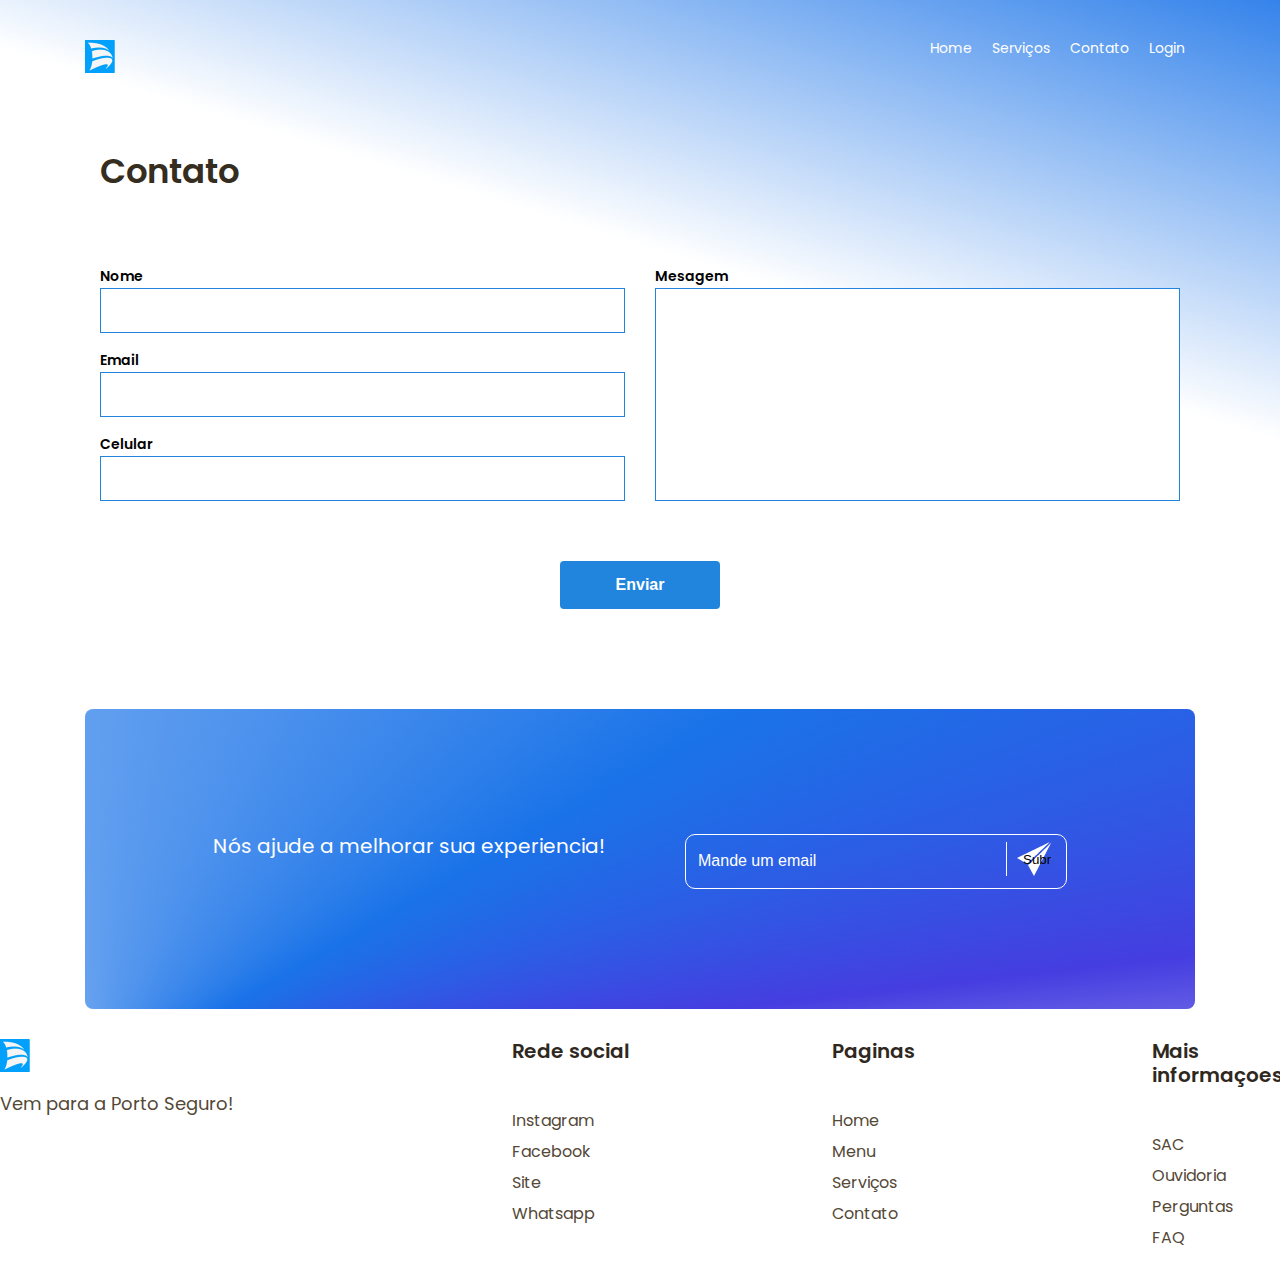
<file: Entrega-Challenge-1TDSPG-main/contact.html>
<!DOCTYPE html>
<html lang="pt-br" dir="ltr">
  <head>
    <meta charset="utf-8">
    <title>Porto Seguro</title>
    <link rel="sheet" href="css/swiper.min.css">
    <link rel="stylesheet" href="css/styles.css">
    <link rel="stylesheet" href="css/styles-contact.css">
    <link rel="stylesheet" href="css/responsivo.css">
    <link href="https://fonts.googleapis.com/css2?family=Poppins:wght@300;400;500;600;700&display=swap" rel="stylesheet">

    
  </head>
  <body>
    <main class="apresentacao">
      <div class="center">
        <a href="index.html" class="logo">
          <i class="logomarca"></i>
        </a>
        <div class="">
          <a href="#" id="menu-mobile">
            <span></span>
            <span></span>
            <span></span>
          </a>
        </div>
        <nav class="menu" id="menu">
          <ul>
            <li class="menu__li">
              <a href="index.html" class="menu__link">Home</a>
            </li>
            <li class="menu__li">
              <a href="news.html" class="menu__link">Serviços</a>
            </li>
            <li class="menu__li">
              <a href="contact.html" class="menu__link">Contato</a>
              <li class="menu__li">
              <a href="./login.html" class="menu__link">Login</a>
            </li>
          </ul>
        </nav>
        <div class="clear"></div>
      </div>

      <section class="section-top-margin">
        <div class="center">
          <header class="p-15">
            <h2 class="title align-left">Contato</h2>
          </header>
          <form class="form-contact">
            <div class="col col--5 col--mobile-1">
              <div class="p-15">
                <div class="item-form mb-20">
                  <span class="input-title">Nome</span>
                  <div class="input-item">
                    <div class="input-item__box">
                      <input type="text" name="Name" placeholder="Digite seu nome" class="input-item__input">
                    </div>
                  </div>
                </div>
                <div class="item-form mb-20">
                  <span class="input-title">Email</span>
                  <div class="input-item">
                    <div class="input-item__box">
                      <input type="text" name="Email" placeholder=" Digite seu Email" class="input-item__input">
                    </div>
                  </div>
                </div>
                <div class="item-form mb-20">
                  <span class="input-title">Celular</span>
                  <div class="input-item">
                    <div class="input-item__box">
                      <input type="text" name="number" placeholder="(xx) xxxxx-xxxx" class="input-item__input">
                    </div>
                  </div>
                </div>
              </div>

            </div>
            <div class="col col--5 col--mobile-1">
              <div class="p-15">
                <div class="item-form mb-20">
                  <span class="input-title">Mesagem</span>
                  <div class="input-item">
                    <div class="input-item__box">
                    <textarea name="name" rows="8" cols="80"  class="input-item__textarea"></textarea>
                    </div>
                  </div>
                </div>
              </div>
            </div>
            <div class="clear"></div>
            <div class="tac mt-40">
              <button type="submit" class="bt-red mh-160">Enviar</button>
            </div>
          </form>
        </div>
      </section>

      <section class="newsletter">
        <div class="center">
          <div class="newsletter__box">
            <div class="newsletter__wrapper">
              <div class="newsletter__content">
                <span class="newsletter__text">Nós ajude a melhorar
                  sua experiencia!</span>
                <form action="#" method="post" class="newsletter__form">
                  <div class="newsletter__box-input">
                    <div class="newsletter__input-box">
                      <input type="text" name="Email" class="newsletter__input" placeholder="Mande um email">
                    </div>
                  </div>
                  <div class="newsletter__box-submit">
                    <input class="newsletter__submit" type="submit" name="Text" >
                  </div>
                </form>
                <div class="clear"></div>
              </div>
            </div>
          </div>
        </div>
      </section>
      <footer class="footer">
          <div class="footer__box">
            <i class="logomarca"></i>
            <p class="footer__descricao">Vem para a Porto Seguro!</p>
          </div>

          <nav class="footer__links">
            <strong class="footer__titulo">Rede social</strong>
            <ul>
              <li class="footer__menu-item"><a  href="https://www.instagram.com/porto/" class="footer__link">Instagram</a></li>
              <li class="footer__menu-item"><a href="https://www.facebook.com/portoseguro/" class="footer__link">Facebook</a></li>
              <li class="footer__menu-item"><a href="https://www.portoseguro.com.br/" class="footer__link">Site</a></li>
              <li class="footer__menu-item"><a href="https://api.whatsapp.com/send?1=pt_BR&phone=551130039303&text=Oi,%20Porto%20Seguro%20!"  class="footer__link">Whatsapp</a></li>
            </ul>
          </nav>
          <nav class="footer__pages">
            <strong class="footer__titulo">Paginas</strong>
            <ul>
              <li class="footer__menu-item"><a href="./index.html" class="footer__link">Home</a></li>
              <li class="footer__menu-item"><a href="./news-detail.html" class="footer__link">Menu</a></li>
              <li class="footer__menu-item"><a href="./news.html" class="footer__link">Serviços</a></li>
              <li class="footer__menu-item"><a href="./contact.html" class="footer__link">Contato</a></li>
            </ul>
          </nav>
          <nav class="footer__legal">
            <strong class="footer__titulo">Mais informaçoes</strong>
            <ul>
              <li class="footer__menu-item"><a href="#" class="footer__link">SAC</a></li>
              <li class="footer__menu-item"><a href="#" class="footer__link">Ouvidoria</a></li>
              <li class="footer__menu-item"><a href="#" class="footer__link">Perguntas</a></li>
              <li class="footer__menu-item"><a href="#" class="footer__link">FAQ</a></li>
            </ul>
          </nav>
      </footer>

    </main>


<script type="text/javascript" src="js/menu.js"></script>
  </body>
</html>
</file>
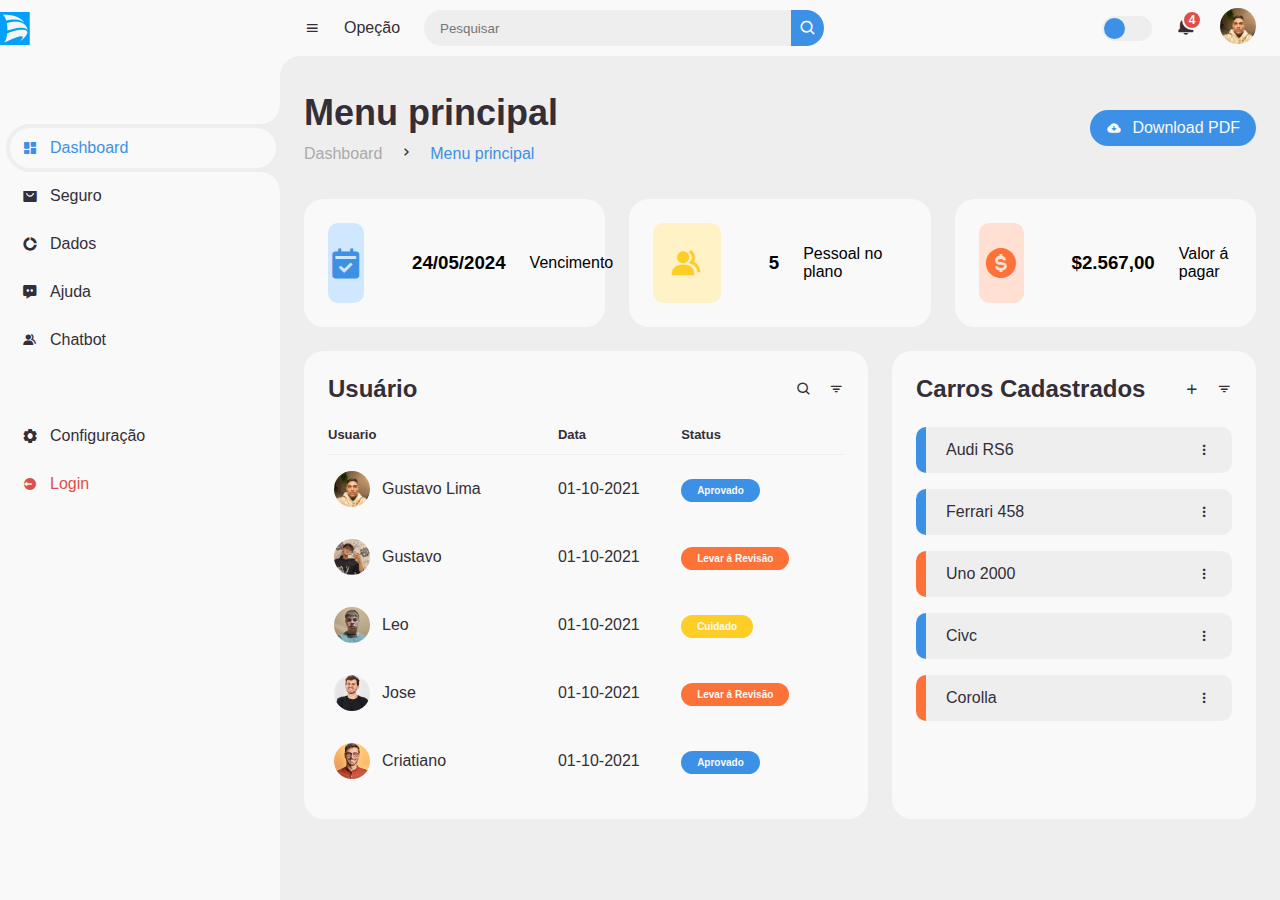
<file: Entrega-Challenge-1TDSPG-main/dashboard.html>
<!DOCTYPE html>
<html lang="pt-br" dir="ltr">
<head>
	<meta charset="UTF-8">
	<meta name="viewport" content="width=device-width, initial-scale=1.0">

	<link href='https://unpkg.com/boxicons@2.0.9/css/boxicons.min.css' rel='stylesheet'>

	<link rel="stylesheet" href="./css/dashboard.css">

	<title>Porto Seguro</title>
</head>
<body>


	<section id="sidebar">
		<a href="./index.html" class="brand">
	
			<img src="./imagens/logo-porto33.png" alt="Logo">
		</a>
		<ul class="side-menu top">
			<li class="active">
				<a href="#">
					<i class='bx bxs-dashboard' ></i>
					<span class="text">Dashboard</span>
				</a>
			</li>
			<li>
				<a href="./news.html">
					<i class='bx bxs-shopping-bag-alt' ></i>
					<span class="text">Seguro</span>
				</a>
			</li>
			<li>
				<a href="./dashboard.html">
					<i class='bx bxs-doughnut-chart' ></i>
					<span class="text">Dados</span>
				</a>
			</li>
			<li>
				<a href="./contact.html">
					<i class='bx bxs-message-dots' ></i>
					<span class="text">Ajuda</span>
				</a>
			</li>
			<li>
				<a href="./contact.html">
					<i class='bx bxs-group' ></i>
					<span class="text">Chatbot</span>
				</a>
			</li>
		</ul>
		<ul class="side-menu">
			<li>
				<a href="#">
					<i class='bx bxs-cog' ></i>
					<span class="text">Configuração</span>
				</a>
			</li>
			<li>
				<a href="./login.html" class="logout">
					<i class='bx bxs-log-out-circle' ></i>
					<span class="text">Login</span>
				</a>
			</li>
		</ul>
	</section>
	
	<section id="content">
	
		<nav>
			<i class='bx bx-menu' ></i>
			<a href="#" class="nav-link">Opeção</a>
			<form action="#">
				<div class="form-input">
					<input type="search" placeholder="Pesquisar">
					<button type="submit" class="search-btn"><i class='bx bx-search' ></i></button>
				</div>
			</form>
			<input type="checkbox" id="switch-mode" hidden>
			<label for="switch-mode" class="switch-mode"></label>
			<a href="#" class="notification">
				<i class='bx bxs-bell' ></i>
				<span class="num">4</span>
			</a>
			<a href="#" class="profile">
				<img src="./imagens/gustavo.png" alt="Ceo gustavo">
			</a>
		</nav>
		
		<main>
			<div class="head-title">
				<div class="left">
					<h1>Menu principal</h1>
					<ul class="breadcrumb">
						<li>
							<a href="./dashboard.html">Dashboard</a>
						</li>
						<li><i class='bx bx-chevron-right' ></i></li>
						<li>
							<a class="active" href="./dashboard.html">Menu principal</a>
						</li>
					</ul>
				</div>
				<a href="#" class="btn-download">
					<i class='bx bxs-cloud-download' ></i>
					<span class="text">Download PDF</span>
				</a>
			</div>

			<ul class="box-info">
				<li>
					<i class='bx bxs-calendar-check' ></i>
					<span class="text"></span>
						<h3>24/05/2024</h3>
						<p>Vencimento</p>
					
				</li>
				<li>
					<i class='bx bxs-group' ></i>
					<span class="text"></span>
						<h3>5</h3>
						<p>Pessoal no plano</p>
				</li>
				<li>
					<i class='bx bxs-dollar-circle' ></i>
					<span class="text"></span>
						<h3>$2.567,00</h3>
						<p>Valor á pagar</p>
					
				</li>
			</ul>


			<div class="table-data">
				<div class="order">
					<div class="head">
						<h3>Usuário</h3>
						<i class='bx bx-search' ></i>
						<i class='bx bx-filter' ></i>
					</div>
					<table>
						<thead>
							<tr>
								<th>Usuario</th>
								<th>Data</th>
								<th>Status</th>
							</tr>
						</thead>
						<tbody>
							<tr>
								<td>
									<img src="./imagens/gustavo.png" alt="Ceo Ia Gustavo">
									<p>Gustavo Lima</p>
								</td>
								<td>01-10-2021</td>
								<td><span class="status completed">Aprovado</span></td>
							</tr>
							<tr>
								<td>
									<img src="./imagens/gu-g.png" alt="Ceo Gustavo">
									<p>Gustavo</p>
								</td>
								<td>01-10-2021</td>
								<td><span class="status pending">Levar á Revisão</span></td>
							</tr>
							<tr>
								<td>
									<img src="./imagens/leo.png" alt="Ceo Leo">
									<p>Leo</p>
								</td>
								<td>01-10-2021</td>
								<td><span class="status process">Cuidado</span></td>
							</tr>
							<tr>
								<td>
									<img src="./imagens/jose.png" alt="Imagem do jose">
									<p>Jose</p>
								</td>
								<td>01-10-2021</td>
								<td><span class="status pending">Levar á Revisão</span></td>
							</tr>
							<tr>
								<td>
									<img src="./imagens/cristiano.png" alt="imagen cristiano">
									<p>Criatiano</p>
								</td>
								<td>01-10-2021</td>
								<td><span class="status completed">Aprovado</span></td>
							</tr>
						</tbody>
					</table>
				</div>
				<div class="todo">
					<div class="head">
						<h3>Carros Cadastrados</h3>
						<i class='bx bx-plus' ></i>
						<i class='bx bx-filter' ></i>
					</div>
					<ul class="todo-list">
						<li class="completed">
							<p>Audi RS6</p>
							<i class='bx bx-dots-vertical-rounded' ></i>
						</li>
						<li class="completed">
							<p>Ferrari 458</p>
							<i class='bx bx-dots-vertical-rounded' ></i>
						</li>
						<li class="not-completed">
							<p>Uno 2000</p>
							<i class='bx bx-dots-vertical-rounded' ></i>
						</li>
						<li class="completed">
							<p>Civc</p>
							<i class='bx bx-dots-vertical-rounded' ></i>
						</li>
						<li class="not-completed">
							<p>Corolla</p>
							<i class='bx bx-dots-vertical-rounded' ></i>
						</li>
					</ul>
				</div>
			</div>
		</main>
	
	</section>
		

	<script src="./js/script.js"></script>
</body>
</html>
</file>
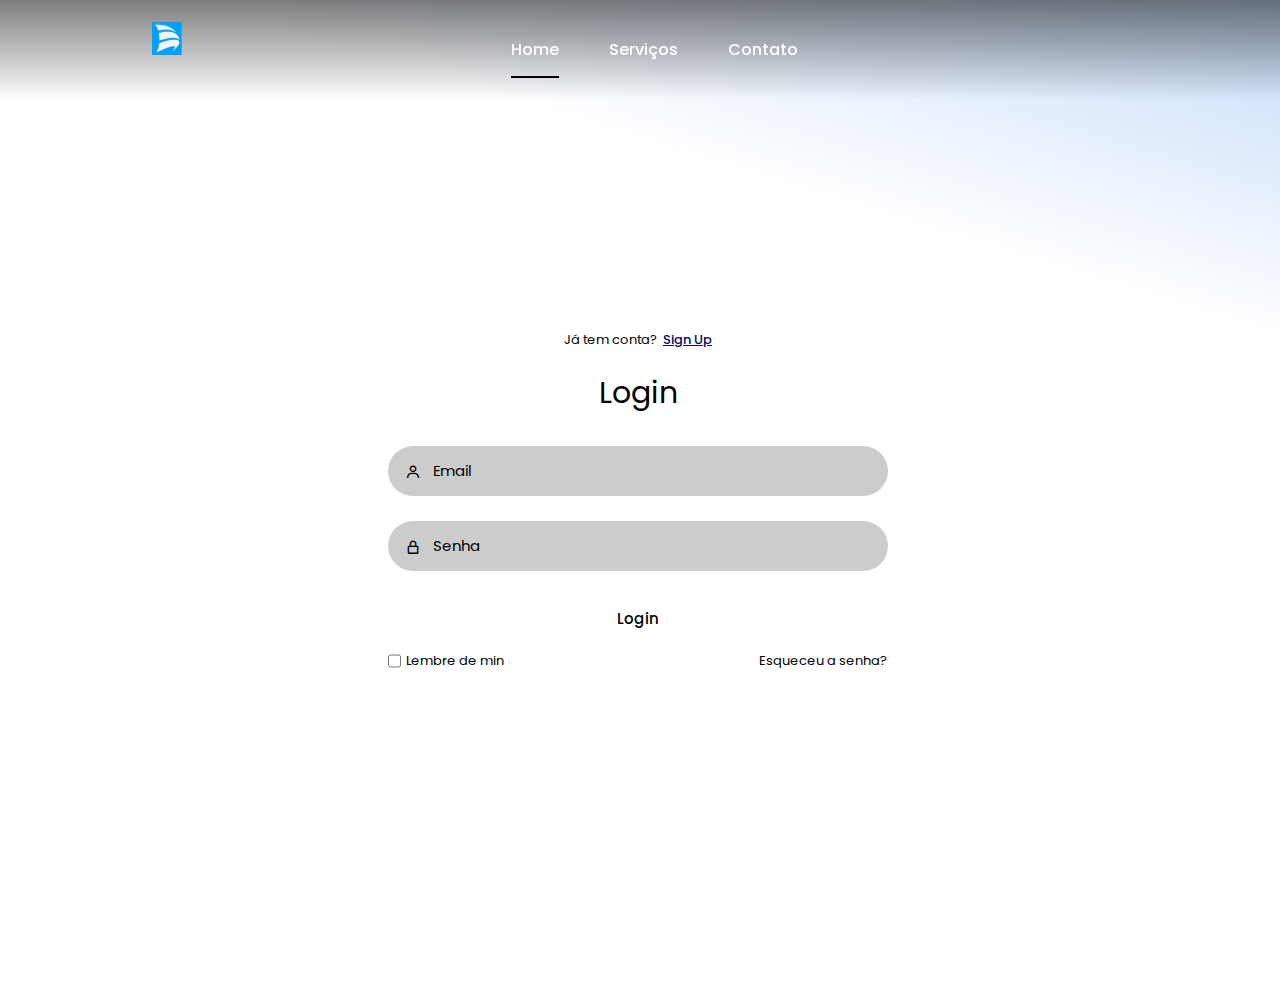
<file: Entrega-Challenge-1TDSPG-main/login.html>
<!DOCTYPE html>
<html lang="en">
<head>
    <meta charset="UTF-8">
    <meta http-equiv="X-UA-Compatible" content="IE=edge">
    <meta name="viewport" content="width=device-width, initial-scale=1.0">
    <link href='https://unpkg.com/boxicons@2.1.4/css/boxicons.min.css' rel='stylesheet'>
    <link rel="stylesheet" href="./css/login.css">
    <title>Porto Seguro</title>
</head>
<body>
 <div class="wrapper">
    <nav class="nav">
        <div class="nav-logo">
            <img src="./imagens/logo-porto33.png" alt="">
        </div>
        <div class="nav-menu" id="navMenu">
            <ul>
                <li><a href="./index.html" class="link active">Home</a></li>
                <li><a href="./news.html" class="link">Serviços</a></li>
                <li><a href="./contact.html" class="link">Contato</a></li>
            </ul>
        </div>
        <div class="nav-button"> </div>
        <div class="nav-menu-btn">
            <i class="bx bx-menu" onclick="myMenuFunction()"></i>
        </div>
    </nav>

    <div class="form-box">
        <div class="login-container" id="login">
            <div class="top">
                <span>Já tem conta? <a href="#" onclick="register()">Sign Up</a></span>
                <header>Login</header>
            </div>
            <form onsubmit="return validateLoginForm()">
                <div class="input-box">
                    <input type="text" class="input-field" placeholder="Email" id="login-email">
                    <i class="bx bx-user"></i>
                </div>
                <div class="input-box">
                    <input type="password" class="input-field" placeholder="Senha" id="login-password">
                    <i class="bx bx-lock-alt"></i>
                </div>
                <div class="input-box"> 
                    <input type="submit" class="submit" value="Login">
                </div>
            </form>
            <div class="two-col">
                <div class="one">
                    <input type="checkbox" id="login-check">
                    <label for="login-check"> Lembre de min</label>
                </div>
                <div class="two">
                    <label><a href="./dashboard.html">Esqueceu a senha?</a></label>
                </div>
            </div>
        </div>

        <div class="register-container" id="register">
            <div class="top">
                <span>Já tem conta? <a href="#" onclick="login()">Login</a></span>
                <header>Cadastra</header>
            </div>
            <form onsubmit="return validateRegisterForm()">
                <div class="two-forms">
                    <div class="input-box">
                        <input type="text" class="input-field" placeholder="Nome">
                        <i class="bx bx-user"></i>
                    </div>
                    <div class="input-box">
                        <input type="text" class="input-field" placeholder="Sobrenome">
                        <i class="bx bx-user"></i>
                    </div>
                </div>
                <div class="input-box">
                    <input type="text" class="input-field" placeholder="Email" id="register-email">
                    <i class="bx bx-envelope"></i>
                </div>
                <div class="input-box">
                    <input type="password" class="input-field" placeholder="Senha" id="register-password">
                    <i class="bx bx-lock-alt"></i>
                </div>
                <div class="input-box">
                    <input type="submit" class="submit" value="Cadastra">
                </div>
            </form>
            <div class="two-col">
                <div class="one">
                    <input type="checkbox" id="register-check">
                    <label for="register-check">Lembre de min</label>
                </div>
                <div class="two">
                    <label><a href="#">Tremos e condiçoes</a></label>
                </div>
            </div>
        </div>
    </div>
</div>   

<script>
    function myMenuFunction() {
        var i = document.getElementById("navMenu");
        if(i.className === "nav-menu") {
            i.className += " responsive";
        } else {
            i.className = "nav-menu";
        }
    }

    function login() {
        var x = document.getElementById("login");
        var y = document.getElementById("register");
        x.style.left = "4px";
        y.style.right = "-520px";
        x.style.opacity = 1;
        y.style.opacity = 0;
    }

    function register() {
        var x = document.getElementById("login");
        var y = document.getElementById("register");
        x.style.left = "-510px";
        y.style.right = "5px";
        x.style.opacity = 0;
        y.style.opacity = 1;
    }

    function validateLoginForm() {
        var email = document.getElementById("login-email").value;
        var password = document.getElementById("login-password").value;
        if (!email.includes("@")) {
            alert("Por favor, insira um email válido.");
            return false;
        }
        if (!/[A-Z]/.test(password)) {
            alert("A senha deve conter pelo menos uma letra maiúscula.");
            return false;
        }
        window.location.href = "./dashboard.html";
        return false; 
    }

    function validateRegisterForm() {
        var email = document.getElementById("register-email").value;
        var password = document.getElementById("register-password").value;
        if (!email.includes("@")) {
            alert("Por favor, insira um email válido.");
            return false;
        }
        if (!/[A-Z]/.test(password)) {
            alert("A senha deve conter pelo menos uma letra maiúscula.");
            return false;
        }
        return true;
    }
</script>

</body>
</html>
</file>
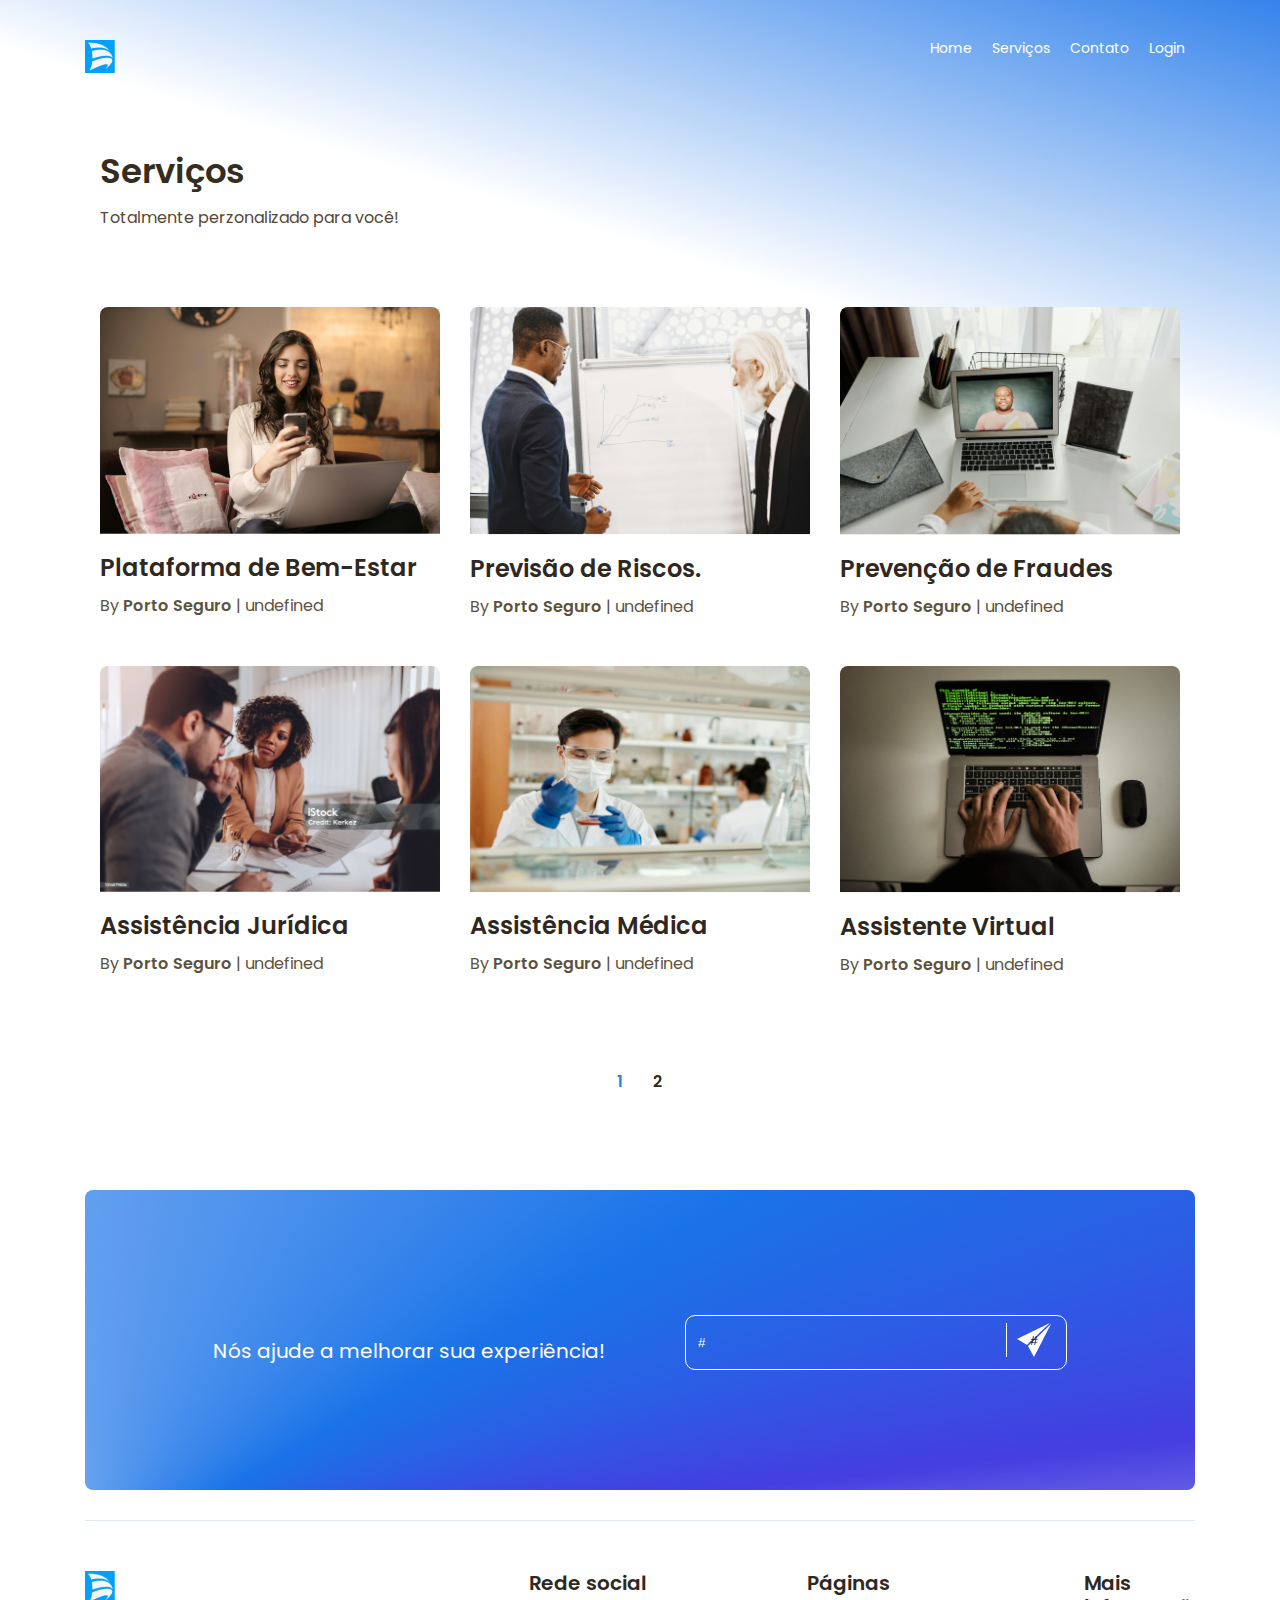
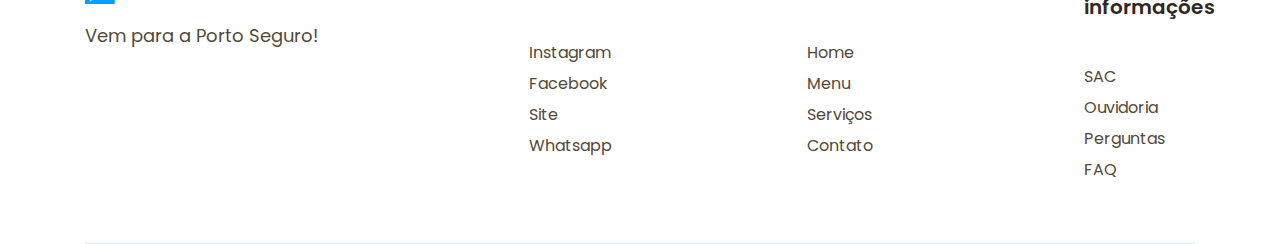
<file: Entrega-Challenge-1TDSPG-main/news.html>
<!DOCTYPE html>
<html lang="pt-br" dir="ltr">
  <head>
    <meta charset="utf-8">
    <title>Porto Seguro</title>
    <link rel="stylesheet" href="css/swiper.min.css">
    <link rel="stylesheet" href="css/styles.css">
    <link rel="stylesheet" href="css/styles-news.css">
    <link rel="stylesheet" href="css/responsivo.css">
    <link href="https://fonts.googleapis.com/css2?family=Poppins:wght@300;400;500;600;700&display=swap" rel="stylesheet">
    
  </head>
  <body>
    <main class="apresentacao">
      <div class="center">
        <a href="index.html" class="logo">
          <i class="logomarca"></i>
        </a>
        <div class="">
          <a href="#" id="menu-mobile">
            <span></span>
            <span></span>
            <span></span>
          </a>
        </div>
        <nav class="menu" id="menu">
          <ul>
            <li class="menu__li">
              <a href="index.html" class="menu__link">Home</a>
            </li>
            <li class="menu__li">
              <a href="news.html" class="menu__link">Serviços</a>
            </li>
            <li class="menu__li">
              <a href="contact.html" class="menu__link">Contato</a>
            </li>
            <li class="menu__li">
              <a href="./login.html" class="menu__link">Login</a>
            </li>
          </ul>
        </nav>
        <div class="clear"></div>
      </div>
    
      <section class="section-top-margin">
        <div class="center">
          <header class="p-15">
            <h2 class="title align-left">Serviços</h2>
            <h5 class="subtitle align-left">Totalmente perzonalizado para você!</h5>
          </header>
          <div class="posts" id="posts"></div>
          <div class="pagination" id="pagination"></div>
        </div>
      </section>
    
      <section class="newsletter">
        <div class="center">
          <div class="newsletter__box">
            <div class="newsletter__wrapper">
              <div class="newsletter__content">
                <span class="newsletter__text"><br>Nós ajude a melhorar sua experiência!</span>
                <form action="#" method="post" class="newsletter__form">
                  <div class="newsletter__box-input">
                    <div class="newsletter__input-box">
                      <input type="text" name="#" value="#" class="newsletter__input" placeholder="Enter your email">
                    </div>
                  </div>
                  <div class="newsletter__box-submit">
                    <input class="newsletter__submit" type="submit" name="#" value="#">
                  </div>
                </form>
                <div class="clear"></div>
              </div>
            </div>
          </div>
        </div>
      </section>
    
      <footer class="footer">
        <div class="center">
          <div class="footer__box">
            <i class="logomarca"></i>
            <p class="footer__descricao">Vem para a Porto Seguro!</p>
          </div>
    
          <nav class="footer__links">
            <strong class="footer__titulo">Rede social</strong>
            <ul>
              <li class="footer__menu-item"><a href="https://www.instagram.com/porto/" class="footer__link">Instagram</a></li>
              <li class="footer__menu-item"><a href="https://www.facebook.com/portoseguro/" class="footer__link">Facebook</a></li>
              <li class="footer__menu-item"><a href="https://www.portoseguro.com.br/" class="footer__link">Site</a></li>
              <li class="footer__menu-item"><a href="https://api.whatsapp.com/send?1=pt_BR&phone=551130039303&text=Oi,%20Porto%20Seguro%20!" class="footer__link">Whatsapp</a></li>
            </ul>
          </nav>
          <nav class="footer__pages">
            <strong class="footer__titulo">Páginas</strong>
            <ul>
              <li class="footer__menu-item"><a href="./index.html" class="footer__link">Home</a></li>
              <li class="footer__menu-item"><a href="./news-detail.html" class="footer__link">Menu</a></li>
              <li class="footer__menu-item"><a href="./news.html" class="footer__link">Serviços</a></li>
              <li class="footer__menu-item"><a href="./contact.html" class="footer__link">Contato</a></li>
            </ul>
          </nav>
          <nav class="footer__legal">
            <strong class="footer__titulo">Mais informações</strong>
            <ul>
              <li class="footer__menu-item"><a href="#" class="footer__link">SAC</a></li>
              <li class="footer__menu-item"><a href="#" class="footer__link">Ouvidoria</a></li>
              <li class="footer__menu-item"><a href="#" class="footer__link">Perguntas</a></li>
              <li class="footer__menu-item"><a href="#" class="footer__link">FAQ</a></li>
            </ul>
          </nav>
          <div class="clear"></div>
        </div>
      </footer>
    </main>
    


  <script type="text/javascript" src="js/menu.js"></script>
  <script type="text/javascript" src="js/posts.js"></script>
  <script type="text/javascript" src="js/getUrlVars.js"></script>
  <script type="text/javascript">
    //  ------------------------------------------
    //  paginação
    function pagination (page, total, limit) {
      var pageSize = Math.ceil(total/limit);

      var _pagination = {
          page: page,
          total: total,
          limit: limit,
          pages: pageSize
        };

      if(page > 1){
        var prev = page-1;
        _pagination.previous = prev;
      }

      var remaining = total - (page * limit);

      if(remaining > 0){
        _pagination.next = page+1;
      }

      return _pagination;
    }

    var array = posts;
    var pageQuery = getUrlVars()["pagina"];

    var page = parseInt(pageQuery) || 1;
    var limit = 6;
    var offset = (page - 1) * limit;
    var total = array.length;
    var items = array.slice(offset, offset+limit);
    var paginationResult = pagination(page, total, limit);
    // console.log(items);
    // console.log(pagination(page, total, limit));

    //-------------
    var postsHtml = '';
    for (var i = 0; i < items.length; i++) {
      var post = items[i];
      var html = '<div class="col col--3 mb-40 col--small-2 col--mobile-1">'+
        '<div class="post-box">'+
          '<div class="post__wrapper">'+
            '<a href="news-detail.html?id='+(i+1)+'" class="post__link">'+
              '<div class="post__imagem">'+
                '<img src="'+post.imagem+'" alt="" class="img-responsiva">'+
              '</div>'+
              '<div class="post__content">'+
                '<span class="post__title" id="titulo">'+post.titulo+'</span>'+
                '<p class="post__subtitle">By <strong id="autor">'+post.autor+'</strong> |  '+post.data+'</p>'+
              '</div>'+
            '</a>'+
          '</div>'+
        '</div>'+
      '</div>';
      postsHtml += html;
    }

    postsHtml += '<div class="clear"></div>';

    document.getElementById("posts").innerHTML = postsHtml;

    if (pageQuery > paginationResult.pages) {
      document.getElementById("posts").innerHTML = "Nenhum item encontrado";
    }

    //----------
    var paginationItems = '';
    for (var i = 0; i < paginationResult.pages; i++) {
      var paginaAtiva = i+1;
      var ativo = page === paginaAtiva ? 'ativo' : '';
      paginationItems += '<a class="pagination__link '+ativo+'" href="news.html?pagina='+paginaAtiva+'">'+paginaAtiva+'</a>';
    }
    document.getElementById('pagination').innerHTML = paginationItems;

  </script>
  </body>
</html>
</file>
<file: Entrega-Challenge-1TDSPG-main/css/styles.css>
html, body, div, span, applet, object, iframe,
h1, h2, h3, h4, h5, h6, p, blockquote, pre,
a, abbr, acronym, address, big, cite, code,
del, dfn, em, img, ins, kbd, q, s, samp,
small, strike, strong, sub, sup, tt, var,
b, u, i, center,
dl, dt, dd, ol, ul, li,
fieldset, form, label, legend,
table, caption, tbody, tfoot, thead, tr, th, td,
article, aside, canvas, details, embed,
figure, figcaption, footer, header, hgroup,
menu, nav, output, ruby, section, summary,
time, mark, audio, video {
	margin: 0;
	padding: 0;
	border: 0;
	font-size: 100%;
	font: inherit;
	vertical-align: baseline;
}
/* HTML5 display-role reset for older browsers */
article, aside, details, figcaption, figure,
footer, header, hgroup, menu, nav, section {
	display: block;
}
body {
	line-height: 1;
}
ol, ul {
	list-style: none;
}
blockquote, q {
	quotes: none;
}
blockquote:before, blockquote:after,
q:before, q:after {
	content: '';
	content: none;
}
table {
	border-collapse: collapse;
	border-spacing: 0;
}

html, body{
	font-family: 'Poppins', sans-serif;
}

.tac{
	text-align: center;
}

.logomarca{
  width: 100px;
  height: 33px;
  background: url("../imagens/logo-porto33.png") no-repeat 0 0;
  display: block;
}

.logo{
  float: left;
}

.menu{
  float: right;
}

.menu__li{
  float: left;
	margin: 0 10px;
}

.menu__link{
	color: #ffffff;
	text-decoration: none;
	font-size: 14px;
	line-height: 16px;
}

.menu__link:hover{
	color: #2F281E;
}

.clear{
  clear: both;
}

.center{
  width: 1110px;
  margin: 0 auto;
}

.apresentacao{
	background: url("../imagens/fundo-principal.png") no-repeat center 0;
	padding-top: 40px;
}

.bt-sigin{
	border: 1px solid #ffffff;
	text-decoration: none;
	font-size: 16px;
	font-weight: 600;
	color: #ffffff;
	padding: 10px 30px;
	border-radius: 4px;
	margin-left: 30px;
}

.bt-sigin:hover{
	background: #2F281E;
	border-color: #2F281E;
}

.bt-signup{
	text-decoration: none;
	font-size: 16px;
	font-weight: 600;
	color: #ffffff;
	padding: 11px 30px;
	border-radius: 4px;
	background: #2F281E;
}

.bt-signup:hover{
	background: #ffffff;
	color: #2185DE;
}

.apresentacao__box{
	padding-top: 100px;
}

.apresentacao__descricao{
	width: 50%;
	float: left;
	padding-top: 60px;
}

.apresentacao__video{
	width: 50%;
	float: left;
}

.title-apresentacao{
	color: #3B3322;
	font-size: 44px;
	line-height: 48px;
}

.title-apresentacao strong{
	font-weight: 600;
}

.descricao-apresentacao{
	color: #544837;
	font-size: 18px;
	line-height: 24px;
	margin: 40px 0 30px 0;
}

.bt-red{
	background: #2185DE;
	font-size: 16px;
	font-weight: 600;
	color: #ffffff;
	text-decoration: none;
	padding: 15px 30px;
	border-radius: 4px;
	display: inline-block;
	border: none;
	cursor: pointer;
}

.bt-red:hover{
	color: #2185DE;
	background: #ffffff;
	box-shadow: 1px 1px 5px 1px rgba(0,0,0,.3);
}

.box-icone{
	width: 80px;
	height: 80px;
	border: 2px solid #2185DE;
	border-radius: 10px;
	text-align: center;
}

.box-icone img{
	margin-top: 25px;
}

.box-icone__titulo{
	font-size: 22px;
	font-weight: 600;
	margin: 20px 0;
}

.box-icone__texto{
	font-size: 16px;
	color: #5C5040;
	line-height: 22px;
}

.box-wrapper{
	width: 25%;
	float: left;
}

.box-icone--red{
	background: #2185DE;
}

.icones{
	padding: 200px 0 50px 0;
}

#about{
	background: url(../imagens/bg-about.png) center 0 no-repeat;
	min-height: 750px;
	margin-bottom: 150px;
}

#about .center{
	padding-top: 150px;
}

.box-ilustracao{
	width: 50%;
	float: left;
}

.about-box{
	width: 50%;
	float: left;
}

.about-box__title{
	font-size: 17px;
	line-height: 19px;
	color: #262626;
}

.about-box__title span{
	float: left;
	opacity: .7;
	padding: 7px 10px 0 0;
}

.about-box__title i{
	float: left;
}

.about-box__subtitle{
	color: #262626;
	font-size: 40px;
	line-height: 44px;
	font-weight: 600;
	margin: 10px 0 20px 0;
}

.checklist{
	width: 24px;
	height: 24px;
	background: url(../imagens/confirma24.png) 0 0 no-repeat;
	float: left;
}

.item-list-about{
	margin-bottom: 20px;
}

.item-list-about span{
	float: left;
	padding: 5px 0 0 10px;
}


.bt-watch-video{
	float: left;
	margin: 7px 0 0 30px;
}

.bt-watch-video:hover span{
	color: #3B3322;
}

.bt-know-more{
	float: left;
}


.bt-watch-video i{
	float: left;
}

.bt-watch-video span{
	float: left;
	color: #2185DE;
	font-size: 19px;
	font-weight: 500;
	margin: 5px 10px 0 0;
}

.box-buttons-about{
	padding-top: 30px;
}

.box-ilustracao__content{
	padding-right: 60px;
}

.img-responsiva{
	width: 100%;
}

.titulo-testemunhas{
	font-size: 34px;
	line-height: 36px;
	color: #342D20;
	font-weight: 600;
	margin-bottom: 20px;
}

.subtitulo-testemunhas{
	color: #212B36;
	font-size: 600;
	font-size: 20px;
}

.testemunha-imagem{
	border-radius: 4px;
	overflow: hidden;
	width: 100px;
	height: 100px;
	margin: 50px auto 10px auto;
}

.testemunha-nome{
	font-size: 32px;
	line-height: 34px;
	color: #122649;
	font-weight: 500;
	display: block;
}

.testemunha-profissao{
	font-size: 14px;
	color: #2185DE;
	font-weight: 600;
	display: block;
	margin: 10px 0 20px 0;
}

.testemunha-texto{
	color: #2C4E8B;
	line-height: 24px;
}

.box-testemunha{
	text-align: center;
}

.bullets{
	text-align: center;
	margin-top: 50px;
}

.swiper-pagination-bullet,
.bullet{
	background: #122649;
	opacity: .2;
	width: 16px;
	height: 16px;
	display: inline-block;
	margin: 0 5px;
	border-radius: 16px;
}

.swiper-pagination-bullet-active,
.bullet:hover,
.bullet.ativo{
	background: #2185DE;
	opacity: 1;
}

.title{
	font-size: 34px;
	line-height: 36px;
	font-weight: 600;
	color: #342D20;
	text-align: center;
	margin-bottom: 20px;
}

.subtitle{
	font-size: 16px;
	line-height: 18px;
	color: #544837;
	text-align: center;
}

.our-story__box{
	width: 50%;
	float: left;
	position: relative;
}

.our-story__title{
	font-size: 26px;
	line-height: 28px;
	color: #111111;
	font-weight: 600;
	margin-bottom: 20px;
}

.our-story__text{
	font-size: 16px;
	line-height: 26px;
}

.our-story__wrapper{
	padding-left: 70px;
	padding-right: 70px;
}

.our-story__icon{
	position: absolute;
	top: 0;
	left: 0;
}

.underline{
	text-decoration: underline;
}

.bold{
	font-weight: 600;
}

.our-story__content{
	padding-top: 100px;
}

.our-story{
	padding-top: 100px;
}

.post{
	padding-top: 150px;
}

.posts{
	padding-top: 80px;
}



.post__title{
	color: #2F281E;
	font-size: 24px;
	line-height: 28px;
	font-weight: 600;
	display: block;
	padding: 20px 0 15px 0;
}

.post__subtitle{
	color: #5D523D;
	font-size: 16px;
	line-height: 18px;
}

.post__subtitle strong{
	font-weight: 600;
}

.post__imagem{
	overflow: hidden;
	-webkit-border-top-left-radius: 8px;
	-webkit-border-top-right-radius: 8px;
	-moz-border-radius-topleft: 8px;
	-moz-border-radius-topright: 8px;
	border-top-left-radius: 8px;
	border-top-right-radius: 8px;
}

.post__imagem img{
	display: block;
}

.post__wrapper{
		padding: 0 15px;
}

.post__link{
	text-decoration: none;
}

.post__link:hover .post__title{
	color: #2185DE;
}

.post__content{
	background: #ffffff;
	padding-bottom: 10px;
}

.newsletter{
	padding-top: 100px;
}

.newsletter__box{
	background: url(../imagens/fundo-caixa-email.png) 0 0 no-repeat;
	height: 300px;
	overflow: hidden;
	border-radius: 8px;
}

.newsletter__wrapper{
	padding: 125px 0;
	text-align: center;
}

.newsletter__text{
	color: #ffffff;
	font-size: 20px;
	line-height: 24px;
	float: left;
	padding-right: 80px;
	text-align: left;
}

.newsletter__form{
	border: 1px solid #ffffff;
	border-radius: 10px;
	position: relative;
	float: left;
	width: 380px;
	text-align: left;
}

.newsletter__input{
	background: none;
	border: none;
	color: #ffffff;
}

::-webkit-input-placeholder {
  color: #ffffff;
	font-size: 16px;
}
::-moz-placeholder {
  color: #ffffff;
	font-size: 16px;
}
:-ms-input-placeholder {
  color: #ffffff;
	font-size: 16px;
}
:-moz-placeholder {
  color: #ffffff;
	font-size: 16px;
}

.newsletter__submit{
	background: url(../imagens/send-email.png) 0 0 no-repeat;
	width: 34px;
	height: 34px;
	border: none;
}

.newsletter__input-box{
	padding: 18px 100px 18px 10px;
}




.newsletter__content{
	display: inline-block;
}

.newsletter__box-submit{
	position: absolute;
	right: 15px;
	top: 7px;
	border-left: 1px solid #ffffff;
	padding-left: 10px;
}

.align-left{
	text-align: left;
}

.col{
	float: left;
}

.col--3{
	width: 33.33%;
}

.col--5{
	width: 50%;
}

.p-15{
	padding: 0 15px;
}

.mb-40{
	margin-bottom: 40px;
}

.mb-20{
	margin-bottom: 20px;
}

.mt-40{
	margin-top: 40px;
}

.mh-160{
	min-width: 160px;
}

.section-top-margin{
	margin-top: 80px;
}

.pagination{
	text-align: center;
	padding-top: 50px;
}

.pagination__link{
	text-decoration: none;
	font-weight: 600;
	padding: 0 15px;
	color: #2F281E;
}

.pagination__link.ativo,
.pagination__link:hover{
		color: #2185DE;
}

.footer{
	padding-top: 30px;
}

.footer .center{
	padding: 50px 0;
	border-top: 1px solid #DEE8F2;
	border-bottom: 1px solid #DEE8F2;
}

.footer__titulo{
	font-size: 20px;
	line-height: 24px;
	font-weight: 600;
	color: #2F281E;
	margin-bottom: 50px;
	display: block;
}

.footer__link{
	color: #544837;
	text-decoration: none;
}

.footer__link:hover{
	color: #2185DE;
}

.footer__menu-item{
	margin-bottom: 15px;
}

.footer__descricao{
	color: #544837;
	line-height: 24px;
	font-size: 18px;
	margin-top: 20px;
}

.footer__links{
	width: 25%;
	float: left;
}

.footer__pages{
	width: 25%;
	float: left;
}

.footer__legal{
	width: 10%;
	float: left;
}

.footer__box{
	width: 40%;
	float: left;
}

.footer__autor{
	text-align: center;
	font-size: 14px;
	color: #5D523D;
	padding: 20px 0;
}

.footer__autor a{
	color: #F65954;
}

.swiper-pagination{
	position: relative;
	margin-top: 40px;
}

#menu-mobile{
	float: right;
	display: none;
	position: relative;
	z-index: 5;
}

#menu-mobile span{
	display: block;
	width: 40px;
	height: 4px;
	background: #ffffff;
	margin-bottom: 5px;
}
</file>
<file: Entrega-Challenge-1TDSPG-main/css/styles-contact.css>
.input-title{
  font-weight: 600;
  font-size: 14px;
  margin-bottom: 5px;
  display: block;
}

.input-item__box{
  border: 1px solid #2185DE;
  background: #ffffff;
  padding: 13px 20px;
}

.input-item__textarea,
.input-item__input{
  width: 100%;
  border: none;
  outline: none;
}

.input-item__textarea{
  resize: none;
  min-height: 178px;
}

.form-contact{
  padding-top: 60px;
}
</file>
<file: Entrega-Challenge-1TDSPG-main/css/responsivo.css>
@media only screen and (max-width: 1110px){
  .center{
    width: 980px;
  }

  .menu__li{
    margin: 0 5px;
  }

  .bt-sigin{
    margin-left: 15px;
    padding: 5px 20px;
    font-size: 14px;
  }

  .bt-signup{
    padding: 5px 20px;
    font-size: 14px;
  }

  .title-apresentacao{
    font-size: 25px;
    line-height: 30px;
  }

  .descricao-apresentacao{
    font-size: 16px;
    line-height: 20px;
  }

  .box-icone__titulo{
    font-size: 18px;
    line-height: 24px;
  }

  .about-box__subtitle{
    font-size: 30px;
  }

  .testemunha-nome{
    font-size:25px;
  }

  .our-story__title{
    font-size: 20px;
  }

  .post__title{
    font-size: 18px;
  }

  .footer__descricao{
    font-size: 16px;
    line-height: 22px;
  }

  /* Removido o conflito de duplicação */
  .footer__titulo{
    font-size: 16px;
  }
}

@media only screen and (max-width: 980px){
  .center{
    width: 768px;
  }

  .footer__descricao br,
  .box-icone__texto br,
  .descricao-apresentacao br{
    display: none;
  }

  .box-icone__texto{
    padding-right: 20px;
    font-size: 14px;
    line-height: 18px;
  }

  .descricao-apresentacao{
    padding-right: 30px;
  }

  .item-list-about span{
    font-size: 14px;
  }

  .footer__descricao{
    padding-right: 20px;
  }

  .col--small-2{
    width: 50%;
  }
}

@media only screen and (max-width: 768px){
  .center{
    width: 640px;
  }

  .apresentacao__box{
    padding-top: 50px;
  }

  .icones{
    padding-top: 100px;
  }

  #about .center{
    padding-top: 70px;
  }

  .box-wrapper{
    width: 50%;
    margin-bottom: 40px;
  }

  .box-ilustracao{
    width: 100%;
  }

  .box-ilustracao .img-responsiva{
    max-width: 400px;
    margin: 0 auto;
    display: block;
  }

  .about-box{
    width: 100%;
    padding-top: 50px;
  }

  .our-story__box{
    width: 100%;
    margin-bottom: 50px;
  }

  .newsletter__text{
    float: none;
    padding: 0;
  }

  .newsletter__text br{
    display: none;
  }

  .newsletter__content{
    text-align: center;
  }

  .newsletter__form{
    float: none;
    width: 300px;
    margin: 50px auto 0 auto;
  }

  .newsletter__wrapper{
    padding: 50px 0;
  }

  .newsletter__box{
    height: auto;
  }

  .footer__box{
    margin-bottom: 30px;
  }

  .footer__links{
    width: 100%; /* Removido o caractere 's' extra */
  }

  .footer__pages,
  .footer__legal{
    width: 100%;
  }

  .footer__pages{
    margin: 30px 0;
  }

  .footer__titulo{
    margin-bottom: 20px;
  }
}

@media only screen and (max-width: 640px){
  .center{
    width: auto;
    padding: 0 20px;
  }

  .menu__li{
    float: none;
    text-align: center;
  }

  .menu__link{
    font-size: 20px;
    line-height: 22px;
  }

  .apresentacao__descricao{
    width: 100%;
  }

  .apresentacao__video{
    width: 100%;
    margin-top: 50px;
  }

  .post{
    padding-top: 70px;
  }

  .footer .center{
    padding: 50px 20px;
  }

  .footer__descricao br{
    display: none;
  }

  .footer__box{
    width: 100%;
  }

  .menu{
    display: none;
  }

  #menu-mobile{
    display: block;
    position: fixed;
    right: 30px;
    top: 30px;
    z-index: 101;
  }

  #menu-mobile span{
    border: 2px solid #2185DE;
    margin-bottom: 3px;
  }

  #menu{
    position: fixed;
    top: 0;
    left: 0;
    height: 100%;
    width: 100%;
    background: rgba(0,0,0, .95);
    flex-direction: column;
    align-items: center;
    justify-content: center;
    z-index: 100;
  }

  #menu li{
    margin-bottom: 40px;
  }

  .bt-sigin{
    margin-left: 0;
  }

  .col--mobile-1{
    width: 100%;
  }
}
</file>
<file: Entrega-Challenge-1TDSPG-main/css/dashboard.css>
*{
	margin: 0;
	padding: 0;
	box-sizing: border-box;
}

a {
	text-decoration: none;
}

li {
	list-style: none;
}

:root {
	--poppins: 'Poppins', sans-serif;
	--lato: 'Lato', sans-serif;

	--light: #F9F9F9;
	--blue: #3C91E6;
	--light-blue: #CFE8FF;
	--grey: #eee;
	--dark-grey: #AAAAAA;
	--dark: #342E37;
	--red: #DB504A;
	--yellow: #FFCE26;
	--light-yellow: #FFF2C6;
	--orange: #FD7238;
	--light-orange: #FFE0D3;
}

html {
	overflow-x: hidden;
}

body.dark {
	--light: #0C0C1E;
	--grey: #060714;
	--dark: #FBFBFB;
}

body {
	background: var(--grey);
	overflow-x: hidden;
}





#sidebar {
	position: fixed;
	top: 0;
	left: 0;
	width: 280px;
	height: 100%;
	background: var(--light);
	z-index: 2000;
	font-family: var(--lato);
	transition: .3s ease;
	overflow-x: hidden;
	scrollbar-width: none;
}
#sidebar::--webkit-scrollbar {
	display: none;
}
#sidebar.hide {
	width: 60px;
}
#sidebar .brand {
	font-size: 24px;
	font-weight: 700;
	height: 56px;
	display: flex;
	align-items: center;
	color: var(--blue);
	position: sticky;
	top: 0;
	left: 0;
	background: var(--light);
	z-index: 500;
	padding-bottom: 20px;
	box-sizing: content-box;
}
#sidebar .brand .bx {
	min-width: 60px;
	display: flex;
	justify-content: center;
}
#sidebar .side-menu {
	width: 100%;
	margin-top: 48px;
}
#sidebar .side-menu li {
	height: 48px;
	background: transparent;
	margin-left: 6px;
	border-radius: 48px 0 0 48px;
	padding: 4px;
}
#sidebar .side-menu li.active {
	background: var(--grey);
	position: relative;
}
#sidebar .side-menu li.active::before {
	content: '';
	position: absolute;
	width: 40px;
	height: 40px;
	border-radius: 50%;
	top: -40px;
	right: 0;
	box-shadow: 20px 20px 0 var(--grey);
	z-index: -1;
}
#sidebar .side-menu li.active::after {
	content: '';
	position: absolute;
	width: 40px;
	height: 40px;
	border-radius: 50%;
	bottom: -40px;
	right: 0;
	box-shadow: 20px -20px 0 var(--grey);
	z-index: -1;
}
#sidebar .side-menu li a {
	width: 100%;
	height: 100%;
	background: var(--light);
	display: flex;
	align-items: center;
	border-radius: 48px;
	font-size: 16px;
	color: var(--dark);
	white-space: nowrap;
	overflow-x: hidden;
}
#sidebar .side-menu.top li.active a {
	color: var(--blue);
}
#sidebar.hide .side-menu li a {
	width: calc(48px - (4px * 2));
	transition: width .3s ease;
}
#sidebar .side-menu li a.logout {
	color: var(--red);
}
#sidebar .side-menu.top li a:hover {
	color: var(--blue);
}
#sidebar .side-menu li a .bx {
	min-width: calc(60px  - ((4px + 6px) * 2));
	display: flex;
	justify-content: center;
}





#content {
	position: relative;
	width: calc(100% - 280px);
	left: 280px;
	transition: .3s ease;
}
#sidebar.hide ~ #content {
	width: calc(100% - 60px);
	left: 60px;
}




#content nav {
	height: 56px;
	background: var(--light);
	padding: 0 24px;
	display: flex;
	align-items: center;
	grid-gap: 24px;
	font-family: var(--lato);
	position: sticky;
	top: 0;
	left: 0;
	z-index: 1000;
}
#content nav::before {
	content: '';
	position: absolute;
	width: 40px;
	height: 40px;
	bottom: -40px;
	left: 0;
	border-radius: 50%;
	box-shadow: -20px -20px 0 var(--light);
}
#content nav a {
	color: var(--dark);
}
#content nav .bx.bx-menu {
	cursor: pointer;
	color: var(--dark);
}
#content nav .nav-link {
	font-size: 16px;
	transition: .3s ease;
}
#content nav .nav-link:hover {
	color: var(--blue);
}
#content nav form {
	max-width: 400px;
	width: 100%;
	margin-right: auto;
}
#content nav form .form-input {
	display: flex;
	align-items: center;
	height: 36px;
}
#content nav form .form-input input {
	flex-grow: 1;
	padding: 0 16px;
	height: 100%;
	border: none;
	background: var(--grey);
	border-radius: 36px 0 0 36px;
	outline: none;
	width: 100%;
	color: var(--dark);
}
#content nav form .form-input button {
	width: 36px;
	height: 100%;
	display: flex;
	justify-content: center;
	align-items: center;
	background: var(--blue);
	color: var(--light);
	font-size: 18px;
	border: none;
	outline: none;
	border-radius: 0 36px 36px 0;
	cursor: pointer;
}
#content nav .notification {
	font-size: 20px;
	position: relative;
}
#content nav .notification .num {
	position: absolute;
	top: -6px;
	right: -6px;
	width: 20px;
	height: 20px;
	border-radius: 50%;
	border: 2px solid var(--light);
	background: var(--red);
	color: var(--light);
	font-weight: 700;
	font-size: 12px;
	display: flex;
	justify-content: center;
	align-items: center;
}
#content nav .profile img {
	width: 36px;
	height: 36px;
	object-fit: cover;
	border-radius: 50%;
}
#content nav .switch-mode {
	display: block;
	min-width: 50px;
	height: 25px;
	border-radius: 25px;
	background: var(--grey);
	cursor: pointer;
	position: relative;
}
#content nav .switch-mode::before {
	content: '';
	position: absolute;
	top: 2px;
	left: 2px;
	bottom: 2px;
	width: calc(25px - 4px);
	background: var(--blue);
	border-radius: 50%;
	transition: all .3s ease;
}
#content nav #switch-mode:checked + .switch-mode::before {
	left: calc(100% - (25px - 4px) - 2px);
}






#content main {
	width: 100%;
	padding: 36px 24px;
	font-family: var(--poppins);
	max-height: calc(100vh - 56px);
	overflow-y: auto;
}
#content main .head-title {
	display: flex;
	align-items: center;
	justify-content: space-between;
	grid-gap: 16px;
	flex-wrap: wrap;
}
#content main .head-title .left h1 {
	font-size: 36px;
	font-weight: 600;
	margin-bottom: 10px;
	color: var(--dark);
}
#content main .head-title .left .breadcrumb {
	display: flex;
	align-items: center;
	grid-gap: 16px;
}
#content main .head-title .left .breadcrumb li {
	color: var(--dark);
}
#content main .head-title .left .breadcrumb li a {
	color: var(--dark-grey);
	pointer-events: none;
}
#content main .head-title .left .breadcrumb li a.active {
	color: var(--blue);
	pointer-events: unset;
}
#content main .head-title .btn-download {
	height: 36px;
	padding: 0 16px;
	border-radius: 36px;
	background: var(--blue);
	color: var(--light);
	display: flex;
	justify-content: center;
	align-items: center;
	grid-gap: 10px;
	font-weight: 500;
}




#content main .box-info {
	display: grid;
	grid-template-columns: repeat(auto-fit, minmax(240px, 1fr));
	grid-gap: 24px;
	margin-top: 36px;
}
#content main .box-info li {
	padding: 24px;
	background: var(--light);
	border-radius: 20px;
	display: flex;
	align-items: center;
	grid-gap: 24px;
}
#content main .box-info li .bx {
	width: 80px;
	height: 80px;
	border-radius: 10px;
	font-size: 36px;
	display: flex;
	justify-content: center;
	align-items: center;
}
#content main .box-info li:nth-child(1) .bx {
	background: var(--light-blue);
	color: var(--blue);
}
#content main .box-info li:nth-child(2) .bx {
	background: var(--light-yellow);
	color: var(--yellow);
}
#content main .box-info li:nth-child(3) .bx {
	background: var(--light-orange);
	color: var(--orange);
}
#content main .box-info li .text h3 {
	font-size: 24px;
	font-weight: 600;
	color: var(--dark);
}
#content main .box-info li .text p {
	color: var(--dark);	
}





#content main .table-data {
	display: flex;
	flex-wrap: wrap;
	grid-gap: 24px;
	margin-top: 24px;
	width: 100%;
	color: var(--dark);
}
#content main .table-data > div {
	border-radius: 20px;
	background: var(--light);
	padding: 24px;
	overflow-x: auto;
}
#content main .table-data .head {
	display: flex;
	align-items: center;
	grid-gap: 16px;
	margin-bottom: 24px;
}
#content main .table-data .head h3 {
	margin-right: auto;
	font-size: 24px;
	font-weight: 600;
}
#content main .table-data .head .bx {
	cursor: pointer;
}

#content main .table-data .order {
	flex-grow: 1;
	flex-basis: 500px;
}
#content main .table-data .order table {
	width: 100%;
	border-collapse: collapse;
}
#content main .table-data .order table th {
	padding-bottom: 12px;
	font-size: 13px;
	text-align: left;
	border-bottom: 1px solid var(--grey);
}
#content main .table-data .order table td {
	padding: 16px 0;
}
#content main .table-data .order table tr td:first-child {
	display: flex;
	align-items: center;
	grid-gap: 12px;
	padding-left: 6px;
}
#content main .table-data .order table td img {
	width: 36px;
	height: 36px;
	border-radius: 50%;
	object-fit: cover;
}
#content main .table-data .order table tbody tr:hover {
	background: var(--grey);
}
#content main .table-data .order table tr td .status {
	font-size: 10px;
	padding: 6px 16px;
	color: var(--light);
	border-radius: 20px;
	font-weight: 700;
}
#content main .table-data .order table tr td .status.completed {
	background: var(--blue);
}
#content main .table-data .order table tr td .status.process {
	background: var(--yellow);
}
#content main .table-data .order table tr td .status.pending {
	background: var(--orange);
}


#content main .table-data .todo {
	flex-grow: 1;
	flex-basis: 300px;
}
#content main .table-data .todo .todo-list {
	width: 100%;
}
#content main .table-data .todo .todo-list li {
	width: 100%;
	margin-bottom: 16px;
	background: var(--grey);
	border-radius: 10px;
	padding: 14px 20px;
	display: flex;
	justify-content: space-between;
	align-items: center;
}
#content main .table-data .todo .todo-list li .bx {
	cursor: pointer;
}
#content main .table-data .todo .todo-list li.completed {
	border-left: 10px solid var(--blue);
}
#content main .table-data .todo .todo-list li.not-completed {
	border-left: 10px solid var(--orange);
}
#content main .table-data .todo .todo-list li:last-child {
	margin-bottom: 0;
}










@media screen and (max-width: 768px) {
	#sidebar {
		width: 200px;
	}

	#content {
		width: calc(100% - 60px);
		left: 200px;
	}

	#content nav .nav-link {
		display: none;
	}
}






@media screen and (max-width: 576px) {
	#content nav form .form-input input {
		display: none;
	}

	#content nav form .form-input button {
		width: auto;
		height: auto;
		background: transparent;
		border-radius: none;
		color: var(--dark);
	}

	#content nav form.show .form-input input {
		display: block;
		width: 100%;
	}
	#content nav form.show .form-input button {
		width: 36px;
		height: 100%;
		border-radius: 0 36px 36px 0;
		color: var(--light);
		background: var(--red);
	}

	#content nav form.show ~ .notification,
	#content nav form.show ~ .profile {
		display: none;
	}

	#content main .box-info {
		grid-template-columns: 1fr;
	}

	#content main .table-data .head {
		min-width: 420px;
	}
	#content main .table-data .order table {
		min-width: 420px;
	}
	#content main .table-data .todo .todo-list {
		min-width: 420px;
	}
}
</file>
<file: Entrega-Challenge-1TDSPG-main/css/login.css>
/* POPPINS FONT */
@import url('https://fonts.googleapis.com/css2?family=Poppins:wght@400;500;600;700&display=swap');

*{  
    margin: 0;
    padding: 0;
    box-sizing: border-box;
    font-family: 'Poppins', sans-serif;
}
body{
    background: url("../imagens/fundo-principal.png");
    background-size: cover;
    background-repeat: no-repeat;
    background-attachment: fixed;
    overflow: hidden;
}
.wrapper{
    display: flex;
    justify-content: center;
    align-items: center;
    min-height: 110vh;
    background: rgba(255, 255, 255, 0.4);
}
.nav{
    position: fixed;
    top: 0;
    display: flex;
    justify-content: space-around;
    width: 100%;
    height: 100px;
    line-height: 100px;
    background: linear-gradient(rgba(39,39,39, 0.6), transparent);
    z-index: 100;
}


.nav-menu ul{
    display: flex;
}
.nav-menu ul li{
    list-style-type: none;
}
.nav-menu ul li .link{
    text-decoration: none;
    font-weight: 500;
    color: #fff;
    padding-bottom: 15px;
    margin: 0 25px;
}
.link:hover, .active{
    border-bottom: 2px solid #000000;
}
.nav-button .btn{
    width: 130px;
    height: 40px;
    font-weight: 500;
    background: rgba(255, 255, 255, 0.4);
    border: none;
    border-radius: 30px;
    cursor: pointer;
    transition: .3s ease;
}
.btn:hover{
    background: rgba(255, 255, 255, 0.3);
}
#registerBtn{
    margin-left: 15px;
}
.btn.white-btn{
    background: rgba(255, 255, 255, 0.7);
}
.btn.btn.white-btn:hover{
    background: rgba(255, 255, 255, 0.5);
}
.nav-menu-btn{
    display: none;
}
.form-box{
    position: relative;
    display: flex;
    align-items: center;
    justify-content: center;
    width: 512px;
    height: 420px;
    overflow: hidden;
    z-index: 2;
}
.login-container{
    position: absolute;
    left: 4px;
    width: 500px;
    display: flex;
    flex-direction: column;
    transition: .5s ease-in-out;
}
.register-container{
    position: absolute;
    right: -520px;
    width: 500px;
    display: flex;
    flex-direction: column;
    transition: .5s ease-in-out;
}
.top span{
    color: #000000;
    font-size: small;
    padding: 10px 0;
    display: flex;
    justify-content: center;
}
.top span a{
    font-weight: 500;
    color: #080963;
    margin-left: 5px;
}
header{
    color: #000000;
    font-size: 30px;
    text-align: center;
    padding: 10px 0 30px 0;
}
.two-forms{
    display: flex;
    gap: 10px;
}
.input-field{
    font-size: 15px;
    background: rgba(0, 0, 0, 0.2);
    color: #000000;
    height: 50px;
    width: 100%;
    padding: 0 10px 0 45px;
    border: none;
    border-radius: 30px;
    outline: none;
    transition: .2s ease;
}
.input-field:hover, .input-field:focus{
    background: rgba(255, 255, 255, 0.25);
}
::-webkit-input-placeholder{
    color: #000000;
}
.input-box i{
    position: relative;
    top: -35px;
    left: 17px;
    color: #000000;
}
.submit{
    font-size: 15px;
    font-weight: 500;
    color: black;
    height: 45px;
    width: 100%;
    border: none;
    border-radius: 30px;
    outline: none;
    background: rgba(255, 255, 255, 0.7);
    cursor: pointer;
    transition: .3s ease-in-out;
}
.submit:hover{
    background: rgba(255, 255, 255, 0.5);
    box-shadow: 1px 5px 7px 1px rgba(0, 0, 0, 0.2);
}
.two-col{
    display: flex;
    justify-content: space-between;
    color: #000000;
    font-size: small;
    margin-top: 10px;
}
.two-col .one{
    display: flex;
    gap: 5px;
}
.two label a{
    text-decoration: none;
    color: #000000;
}
.two label a:hover{
    text-decoration: underline;
}
@media only screen and (max-width: 786px){
    .nav-button{
        display: none;
    }
    .nav-menu.responsive{
        top: 100px;
    }
    .nav-menu{
        position: absolute;
        top: -800px;
        display: flex;
        justify-content: center;
        background: rgba(255, 255, 255, 0.2);
        width: 100%;
        height: 90vh;
        backdrop-filter: blur(20px);
        transition: .3s;
    }
    .nav-menu ul{
        flex-direction: column;
        text-align: center;
    }
    .nav-menu-btn{
        display: block;
    }
    .nav-menu-btn i{
        font-size: 25px;
        color: #fff;
        padding: 10px;
        background: rgba(255, 255, 255, 0.2);
        border-radius: 50%;
        cursor: pointer;
        transition: .3s;
    }
    .nav-menu-btn i:hover{
        background: rgba(255, 255, 255, 0.15);
    }
}
@media only screen and (max-width: 540px) {
    .wrapper{
        min-height: 100vh;
    }
    .form-box{
        width: 100%;
        height: 500px;
    }
    .register-container, .login-container{
        width: 100%;
        padding: 0 20px;
    }
    .register-container .two-forms{
        flex-direction: column;
        gap: 0;
    }
}
</file>
<file: Entrega-Challenge-1TDSPG-main/css/styles-news.css>
.post-detail__img-box{
  border-radius: 8px;
  overflow: hidden;
  margin-top: 50px;
}

.post-detail__img-box img{
  display: block;
}

.post__box{
  padding: 50px;
}

.post__text{
  padding: 70px 0 0 0;
  color: #2F281E;
  line-height: 24px;
}

.post__video{
  text-align: center;
}

@media only screen and (max-width: 980px){
  .post__box{
    padding: 20px;
  }

  .post__text{
    padding-top: 30px;
  }

  .post__video iframe{
    width: 100%;
  }
}
</file>
